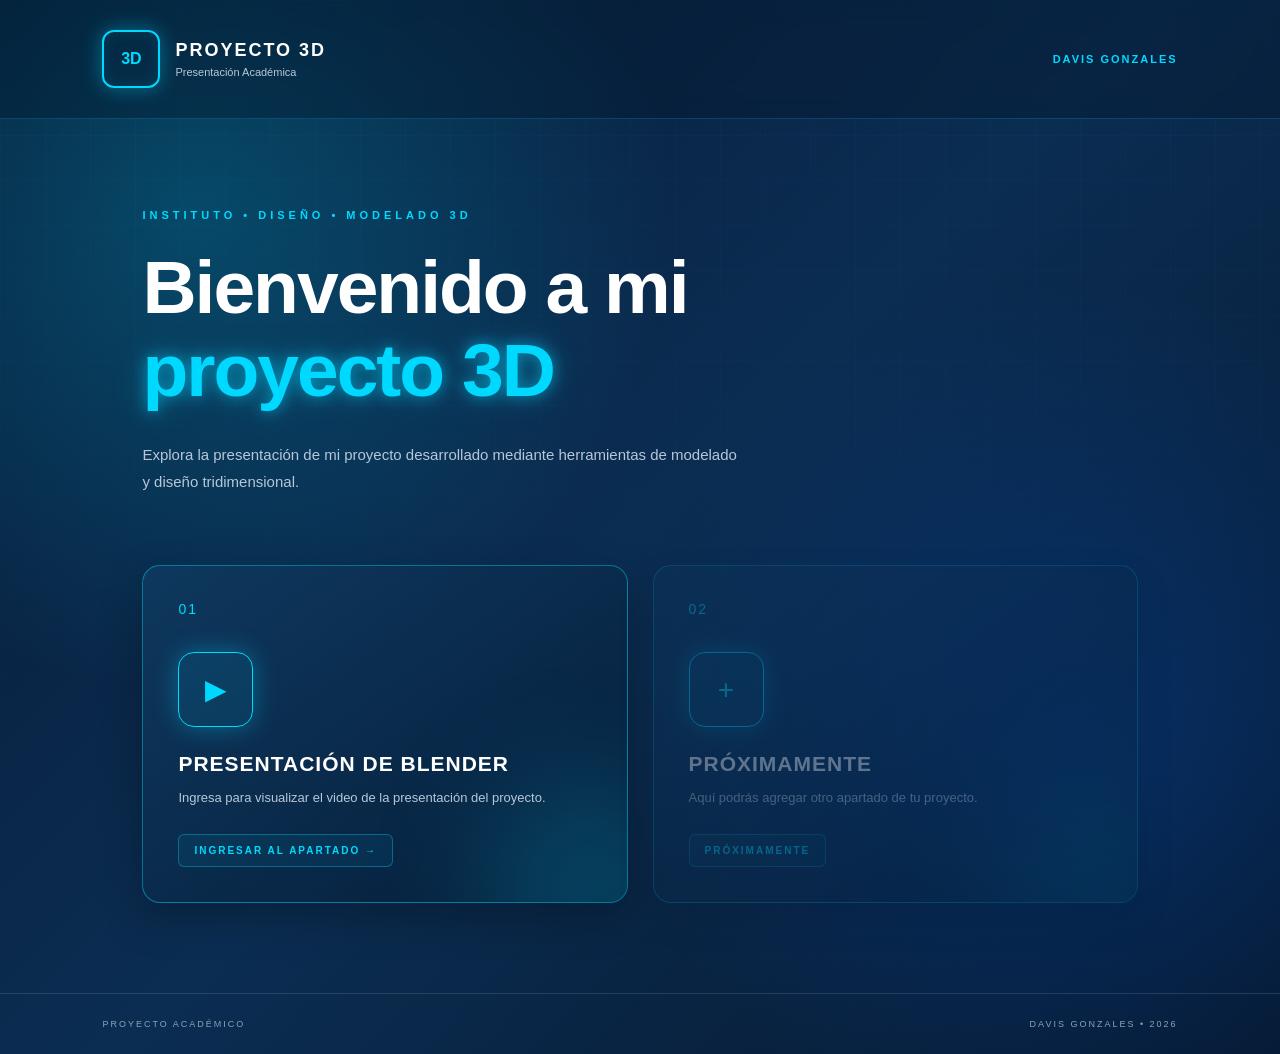
<file: index.html>
<!DOCTYPE html>
<html lang="es">

<head>

    <meta charset="UTF-8">

    <meta name="viewport" content="width=device-width, initial-scale=1.0">

    <title>Presentación del Proyecto</title>

    <link rel="stylesheet" href="style.css">

</head>

<body class="home-page">


    <!-- =========================
         ENCABEZADO
    ========================== -->

    <header class="home-header">

        <div class="brand">

            <span class="brand-icon">3D</span>

            <div>

                <h2>PROYECTO 3D</h2>

                <p>Presentación Académica</p>

            </div>

        </div>


        <div class="student-name">

            DAVIS GONZALES

        </div>

    </header>


    <!-- =========================
         CONTENIDO PRINCIPAL
    ========================== -->

    <main class="home-content">


        <section class="welcome-section">


            <p class="home-eyebrow">

                INSTITUTO • DISEÑO • MODELADO 3D

            </p>


            <h1>

                Bienvenido a mi

                <span>proyecto 3D</span>

            </h1>


            <p class="home-description">

                Explora la presentación de mi proyecto desarrollado

                mediante herramientas de modelado y diseño tridimensional.

            </p>


        </section>


        <!-- =========================
             APARTADOS SELECCIONABLES
        ========================== -->

        <section class="project-sections">


            <!-- TARJETA DEL VIDEO -->

            <a href="blender.html" class="project-card">


                <div class="card-number">

                    01

                </div>


                <div class="card-icon">

                    ▶

                </div>


                <div class="card-content">


                    <h2>

                        PRESENTACIÓN DE BLENDER

                    </h2>


                    <p>

                        Ingresa para visualizar el video

                        de la presentación del proyecto.

                    </p>


                    <span class="enter-button">

                        INGRESAR AL APARTADO →

                    </span>


                </div>


            </a>


            <!-- FUTURO APARTADO -->

            <div class="project-card disabled">


                <div class="card-number">

                    02

                </div>


                <div class="card-icon">

                    +

                </div>


                <div class="card-content">


                    <h2>

                        PRÓXIMAMENTE

                    </h2>


                    <p>

                        Aquí podrás agregar otro apartado

                        de tu proyecto.

                    </p>


                    <span class="enter-button">

                        PRÓXIMAMENTE

                    </span>


                </div>


            </div>


        </section>


    </main>


    <!-- =========================
         PIE DE PÁGINA
    ========================== -->

    <footer class="home-footer">

        <span>

            PROYECTO ACADÉMICO

        </span>


        <span>

            DAVIS GONZALES • 2026

        </span>

    </footer>


</body>

</html>
</file>
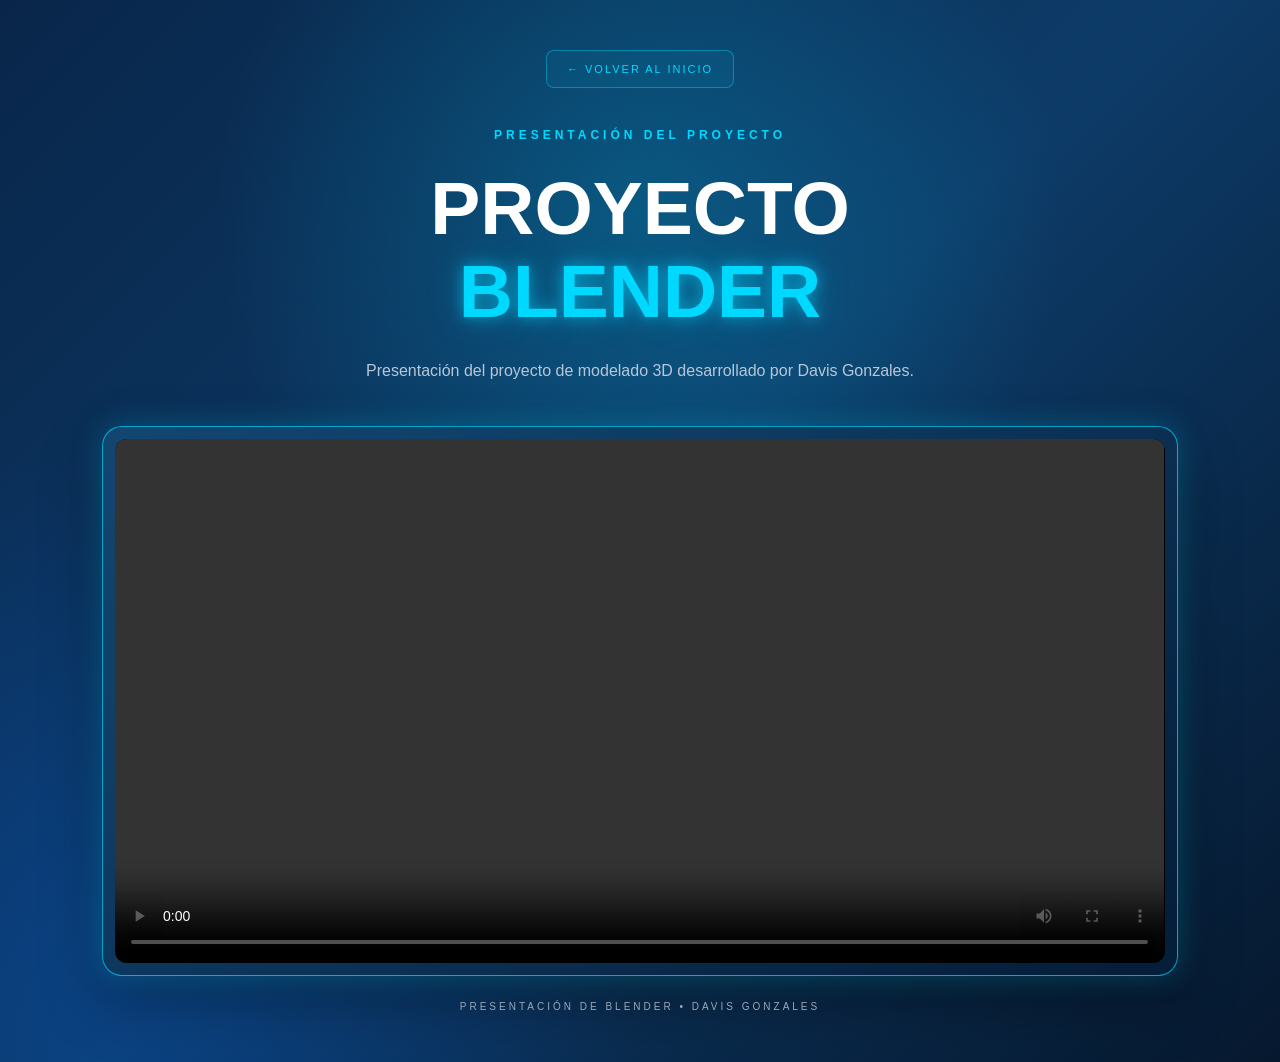
<file: blender.html>
<!DOCTYPE html>
<html lang="es">

<head>

    <meta charset="UTF-8">

    <meta name="viewport" content="width=device-width, initial-scale=1.0">

    <title>BLENDER | Presentación</title>

    <link rel="stylesheet" href="style.css">

</head>


<body class="video-page">


    <div class="video-container">


        <!-- VOLVER A LA PÁGINA PRINCIPAL -->

        <a href="index.html" class="back-button">

            ← VOLVER AL INICIO

        </a>


        <p class="eyebrow">

            PRESENTACIÓN DEL PROYECTO

        </p>


        <h1>

            PROYECTO

            <span>BLENDER</span>

        </h1>


        <p class="video-description">

            Presentación del proyecto de modelado 3D

            desarrollado por Davis Gonzales.

        </p>


        <div class="video-box">


            <video
                controls
                playsinline
                preload="metadata">


                <source
                    src="./video/davis-gonzales.mp4"
                    type="video/mp4">


                Tu navegador no soporta la reproducción de videos.


            </video>


        </div>


        <p class="video-footer">

            PRESENTACIÓN DE BLENDER • DAVIS GONZALES

        </p>


    </div>


</body>

</html>
</file>
<file: style.css>
/* =====================================================
   CONFIGURACIÓN GENERAL
===================================================== */

* {
    margin: 0;
    padding: 0;
    box-sizing: border-box;
}

:root {
    --azul: #00d9ff;
    --azul-claro: #54eaff;
    --azul-oscuro: #06182e;
    --blanco: #ffffff;
    --gris: #b7c7d9;
    --fondo: #071a35;
}

body {
    font-family: 'Montserrat', Arial, sans-serif;
    color: var(--blanco);
}


/* =====================================================
   PÁGINA DE INICIO
===================================================== */

.home-page {

    min-height: 100vh;

    background:
        radial-gradient(
            circle at 15% 20%,
            rgba(0, 217, 255, 0.22),
            transparent 35%
        ),

        radial-gradient(
            circle at 85% 70%,
            rgba(0, 102, 255, 0.20),
            transparent 35%
        ),

        linear-gradient(
            135deg,
            #071a35,
            #0b2d52,
            #06182e
        );

    color: var(--blanco);

    position: relative;

}


/* =====================================================
   CUADRÍCULA TECNOLÓGICA DEL FONDO
===================================================== */

.home-page::before {

    content: "";

    position: fixed;

    inset: 0;

    pointer-events: none;

    background-image:

        linear-gradient(
            rgba(0, 217, 255, 0.035) 1px,
            transparent 1px
        ),

        linear-gradient(
            90deg,
            rgba(0, 217, 255, 0.035) 1px,
            transparent 1px
        );

    background-size: 45px 45px;

    mask-image: linear-gradient(
        to bottom,
        black,
        transparent
    );

}


/* =====================================================
   ENCABEZADO
===================================================== */

.home-header {

    position: relative;

    z-index: 2;

    display: flex;

    justify-content: space-between;

    align-items: center;

    padding: 30px 8%;

    border-bottom: 1px solid rgba(0, 217, 255, 0.20);

    background: rgba(3, 20, 42, 0.35);

    backdrop-filter: blur(12px);

}


/* =====================================================
   MARCA
===================================================== */

.brand {

    display: flex;

    align-items: center;

    gap: 15px;

}


.brand-icon {

    display: flex;

    align-items: center;

    justify-content: center;

    width: 58px;

    height: 58px;

    border: 2px solid var(--azul);

    border-radius: 12px;

    color: var(--azul);

    font-family: Arial, sans-serif;

    font-weight: bold;

    font-size: 16px;

    box-shadow:

        0 0 20px rgba(0, 217, 255, 0.4),

        inset 0 0 15px rgba(0, 217, 255, 0.1);

}


.brand h2 {

    font-family: 'Orbitron', Arial, sans-serif;

    font-size: 18px;

    letter-spacing: 2px;

}


.brand p {

    color: var(--gris);

    font-size: 11px;

    margin-top: 5px;

}


.student-name {

    color: var(--azul);

    font-size: 11px;

    letter-spacing: 2px;

    font-weight: bold;

}


/* =====================================================
   CONTENIDO PRINCIPAL
===================================================== */

.home-content {

    position: relative;

    z-index: 2;

    max-width: 1200px;

    margin: auto;

    padding: 90px 8%;

}


.welcome-section {

    max-width: 750px;

}


.home-eyebrow {

    color: var(--azul);

    font-size: 11px;

    letter-spacing: 4px;

    font-weight: bold;

    margin-bottom: 25px;

}


.welcome-section h1 {

    font-family: 'Orbitron', Arial, sans-serif;

    font-size: clamp(40px, 6vw, 75px);

    line-height: 1.1;

    letter-spacing: -2px;

}


.welcome-section h1 span {

    display: block;

    color: var(--azul);

    text-shadow:

        0 0 15px rgba(0, 217, 255, 0.6),

        0 0 35px rgba(0, 217, 255, 0.25);

}


.home-description {

    color: var(--gris);

    max-width: 600px;

    margin-top: 30px;

    line-height: 1.8;

    font-size: 15px;

}


/* =====================================================
   APARTADOS DEL PROYECTO
===================================================== */

.project-sections {

    display: grid;

    grid-template-columns: repeat(2, 1fr);

    gap: 25px;

    margin-top: 70px;

}


/* =====================================================
   TARJETA PRINCIPAL DEL VIDEO
===================================================== */

.project-card {

    position: relative;

    min-height: 320px;

    padding: 35px;

    text-decoration: none;

    color: var(--blanco);

    border: 1px solid rgba(0, 217, 255, 0.45);

    border-radius: 18px;

    background:

        linear-gradient(

            145deg,

            rgba(15, 57, 95, 0.95),

            rgba(6, 29, 56, 0.95)

        );

    overflow: hidden;

    transition: 0.4s;

    box-shadow:

        0 15px 40px rgba(0, 0, 0, 0.25);

}


/* =====================================================
   LÍNEA SUPERIOR ANIMADA
===================================================== */

.project-card::before {

    content: "";

    position: absolute;

    width: 0;

    height: 3px;

    left: 0;

    top: 0;

    background: var(--azul);

    transition: 0.4s;

}


.project-card:hover::before {

    width: 100%;

}


/* =====================================================
   BRILLO DE LA TARJETA
===================================================== */

.project-card::after {

    content: "";

    position: absolute;

    width: 220px;

    height: 220px;

    right: -80px;

    bottom: -100px;

    border-radius: 50%;

    background: rgba(0, 217, 255, 0.20);

    filter: blur(60px);

    transition: 0.5s;

}


.project-card:hover::after {

    width: 350px;

    height: 350px;

    background: rgba(0, 217, 255, 0.35);

}


/* =====================================================
   EFECTO HOVER
===================================================== */

.project-card:hover {

    transform: translateY(-10px);

    border-color: var(--azul);

    box-shadow:

        0 0 35px rgba(0, 217, 255, 0.2),

        0 20px 50px rgba(0, 0, 0, 0.3);

}


/* =====================================================
   NÚMERO
===================================================== */

.card-number {

    position: relative;

    z-index: 2;

    color: var(--azul);

    font-family: 'Orbitron', Arial, sans-serif;

    font-size: 14px;

    letter-spacing: 2px;

}


/* =====================================================
   ICONO
===================================================== */

.card-icon {

    position: relative;

    z-index: 2;

    display: flex;

    align-items: center;

    justify-content: center;

    width: 75px;

    height: 75px;

    margin-top: 35px;

    border-radius: 16px;

    border: 1px solid var(--azul);

    color: var(--azul);

    font-size: 28px;

    background: rgba(0, 217, 255, 0.08);

    box-shadow:

        0 0 25px rgba(0, 217, 255, 0.35);

    transition: 0.4s;

}


.project-card:hover .card-icon {

    transform: scale(1.1) rotate(5deg);

    background: var(--azul);

    color: var(--azul-oscuro);

    box-shadow:

        0 0 35px rgba(0, 217, 255, 0.8);

}


/* =====================================================
   CONTENIDO DE LA TARJETA
===================================================== */

.card-content {

    position: relative;

    z-index: 2;

}


.card-content h2 {

    margin-top: 25px;

    font-family: 'Orbitron', Arial, sans-serif;

    font-size: 21px;

    letter-spacing: 1px;

    color: var(--blanco);

}


.card-content p {

    color: var(--gris);

    font-size: 13px;

    line-height: 1.6;

    margin-top: 12px;

}


/* =====================================================
   BOTÓN DE INGRESO
===================================================== */

.enter-button {

    display: inline-flex;

    align-items: center;

    gap: 8px;

    margin-top: 25px;

    padding: 10px 15px;

    color: var(--azul);

    font-size: 10px;

    letter-spacing: 2px;

    font-weight: bold;

    border: 1px solid rgba(0, 217, 255, 0.35);

    border-radius: 6px;

    background: rgba(0, 217, 255, 0.06);

    transition: 0.3s;

}


.project-card:hover .enter-button {

    color: var(--azul-oscuro);

    background: var(--azul);

    box-shadow:

        0 0 20px rgba(0, 217, 255, 0.6);

}


/* =====================================================
   TARJETA DESACTIVADA
===================================================== */

.project-card.disabled {

    opacity: 0.35;

    cursor: not-allowed;

}


.project-card.disabled:hover {

    transform: none;

    border-color: rgba(0, 217, 255, 0.25);

    box-shadow: none;

}


.project-card.disabled:hover .card-icon {

    transform: none;

    background: rgba(0, 217, 255, 0.08);

    color: var(--azul);

    box-shadow:

        0 0 25px rgba(0, 217, 255, 0.35);

}


/* =====================================================
   PIE DE PÁGINA DEL INICIO
===================================================== */

.home-footer {

    position: relative;

    z-index: 2;

    display: flex;

    justify-content: space-between;

    padding: 25px 8%;

    color: #8da2b8;

    font-size: 9px;

    letter-spacing: 2px;

    border-top: 1px solid rgba(255, 255, 255, 0.12);

}


/* =====================================================
   PÁGINA DEL VIDEO
===================================================== */

.video-page {

    min-height: 100vh;

    padding: 50px 8%;

    background:

        radial-gradient(

            circle at 50% 20%,

            rgba(0, 217, 255, 0.22),

            transparent 40%

        ),

        radial-gradient(

            circle at 10% 90%,

            rgba(0, 102, 255, 0.20),

            transparent 35%

        ),

        linear-gradient(

            135deg,

            #09264a,

            #0d3b68,

            #06182e

        );

    color: var(--blanco);

}


/* =====================================================
   CONTENEDOR DEL VIDEO
===================================================== */

.video-container {

    width: 100%;

    max-width: 1200px;

    margin: auto;

    text-align: center;

}


/* =====================================================
   BOTÓN VOLVER
===================================================== */

.back-button {

    display: inline-block;

    margin-bottom: 40px;

    padding: 12px 20px;

    color: var(--azul);

    text-decoration: none;

    font-size: 11px;

    letter-spacing: 2px;

    border: 1px solid rgba(0, 217, 255, 0.4);

    border-radius: 8px;

    background: rgba(0, 217, 255, 0.06);

    transition: 0.3s;

}


.back-button:hover {

    color: var(--azul-oscuro);

    background: var(--azul);

    box-shadow:

        0 0 25px rgba(0, 217, 255, 0.7);

    transform: translateY(-3px);

}


/* =====================================================
   TEXTO SUPERIOR
===================================================== */

.eyebrow {

    color: var(--azul);

    font-size: 12px;

    letter-spacing: 4px;

    font-weight: bold;

    margin-bottom: 25px;

}


/* =====================================================
   TÍTULO
===================================================== */

.video-container h1 {

    font-family: 'Orbitron', Arial, sans-serif;

    font-size: clamp(40px, 6vw, 75px);

    line-height: 1.1;

}


.video-container h1 span {

    display: block;

    color: var(--azul);

    text-shadow:

        0 0 15px rgba(0, 217, 255, 0.6),

        0 0 35px rgba(0, 217, 255, 0.25);

}


/* =====================================================
   DESCRIPCIÓN
===================================================== */

.video-description {

    max-width: 650px;

    margin: 25px auto 40px;

    color: var(--gris);

    line-height: 1.8;

}


/* =====================================================
   CONTENEDOR DEL VIDEO
===================================================== */

.video-box {

    position: relative;

    padding: 12px;

    border-radius: 20px;

    border: 1px solid rgba(0, 217, 255, 0.7);

    background:

        linear-gradient(

            145deg,

            rgba(19, 73, 116, 0.9),

            rgba(5, 29, 57, 0.9)

        );

    box-shadow:

        0 0 30px rgba(0, 217, 255, 0.25),

        0 25px 60px rgba(0, 0, 0, 0.35);

}


/* =====================================================
   VIDEO
===================================================== */

.video-box video {

    display: block;

    width: 100%;

    max-width: 100%;

    max-height: 650px;

    height: auto;

    border-radius: 12px;

    background: #000;

}


/* =====================================================
   PIE DEL VIDEO
===================================================== */

.video-footer {

    margin-top: 25px;

    color: var(--gris);

    font-size: 10px;

    letter-spacing: 3px;

}


/* =====================================================
   RESPONSIVE PARA CELULARES
===================================================== */

@media (max-width: 800px) {


    .project-sections {

        grid-template-columns: 1fr;

    }


    .home-header {

        flex-direction: column;

        gap: 20px;

        align-items: flex-start;

    }


    .home-content {

        padding: 60px 6%;

    }


    .home-footer {

        flex-direction: column;

        gap: 15px;

    }


    .project-card {

        min-height: 300px;

    }


    .video-page {

        padding: 35px 5%;

    }


    .video-container h1 {

        font-size: 40px;

    }


    .video-box {

        padding: 8px;

        border-radius: 15px;

    }


    .video-box video {

        width: 100%;

        height: auto;

        max-height: none;

    }


    .video-description {

        font-size: 14px;

    }


    .video-footer {

        font-size: 8px;

        letter-spacing: 2px;

    }

}
</file>
